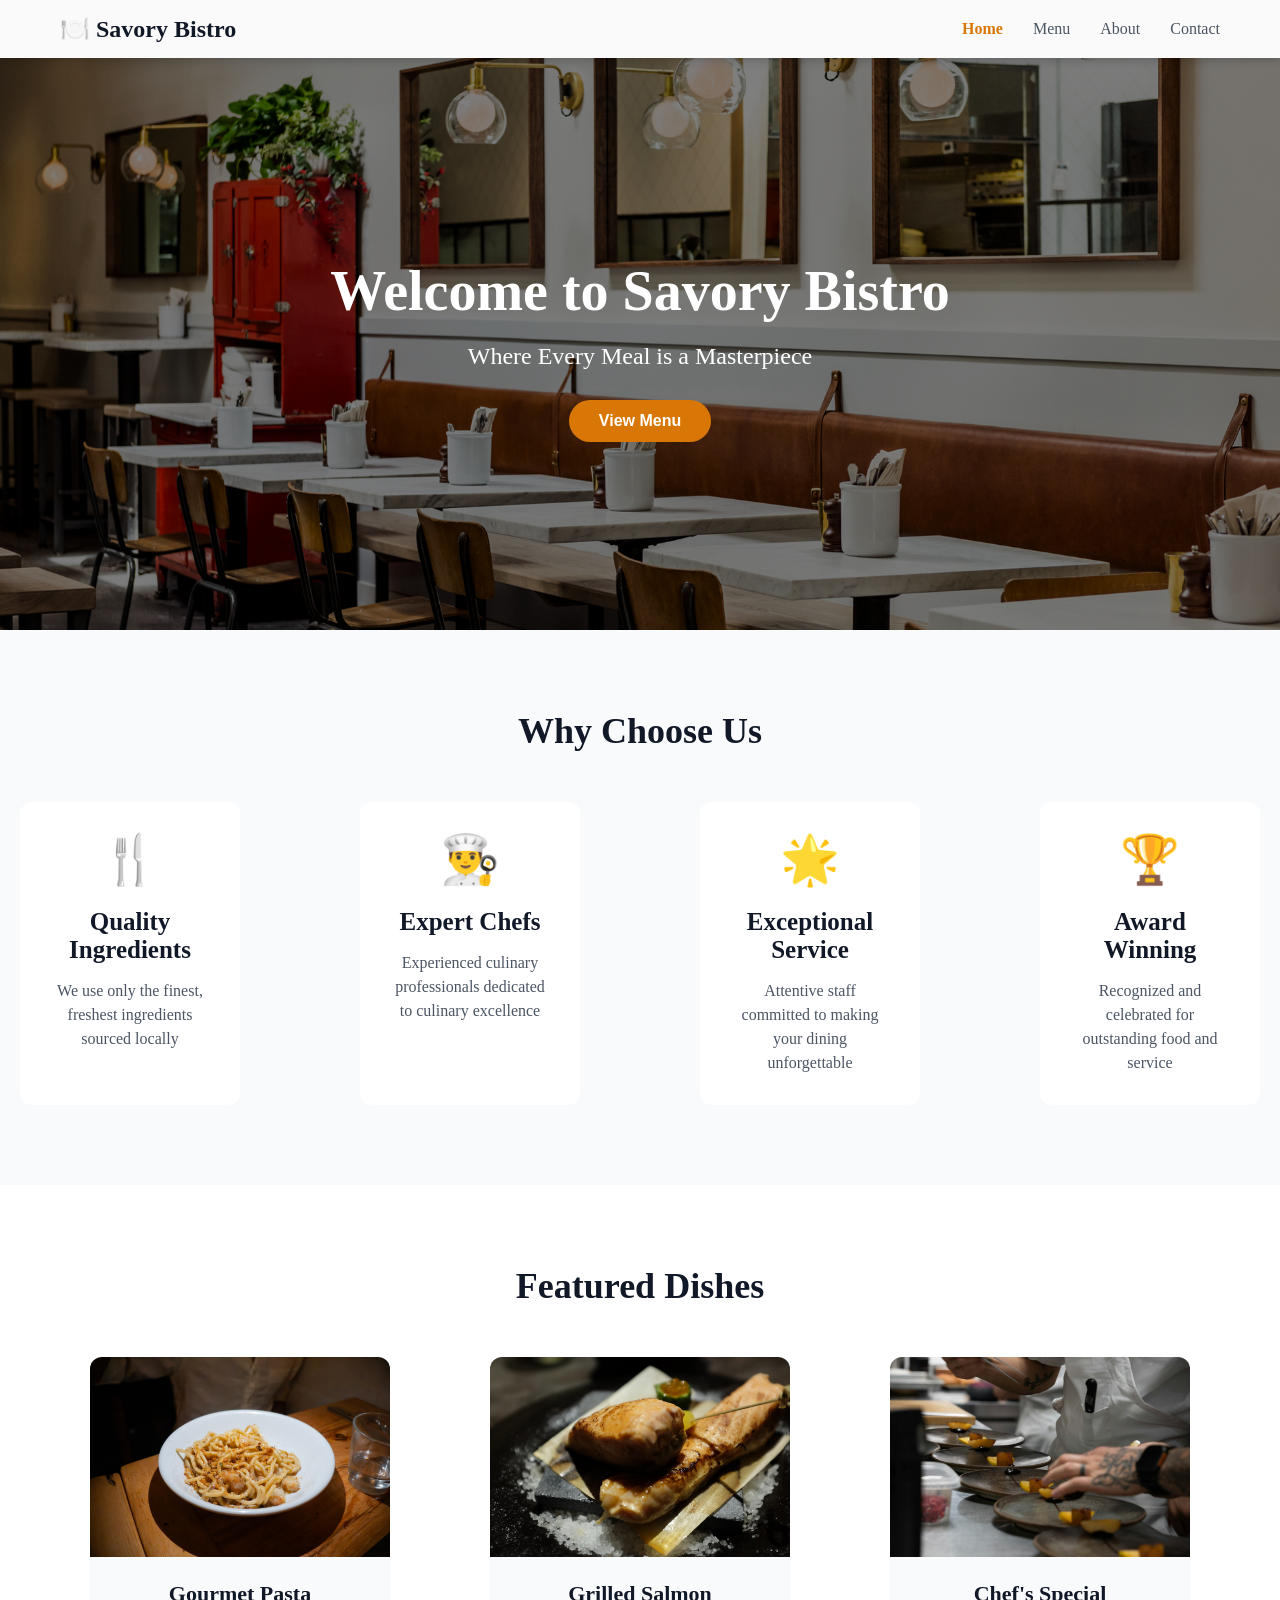
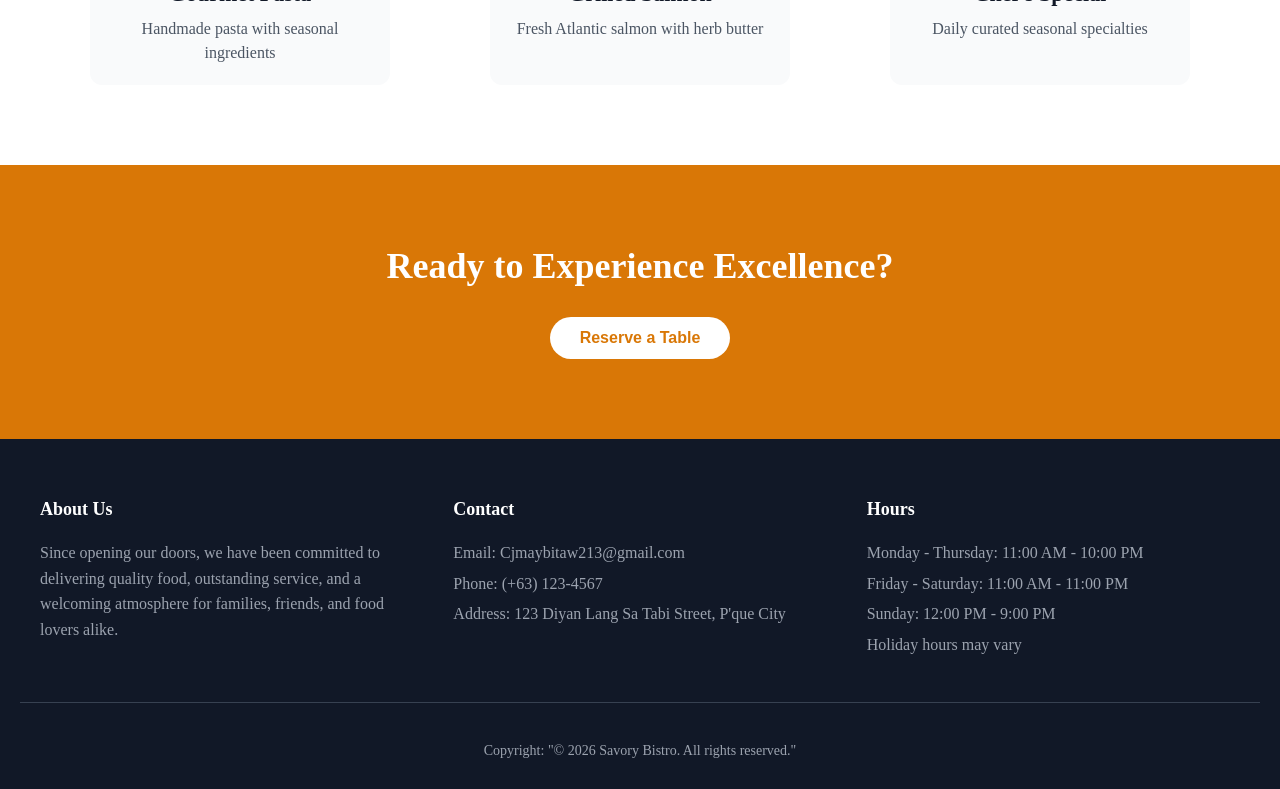
<file: From-Canva-Websites/First Business Website/index.html>
<!doctype html>
<html>
  <head>
    <meta charset="UTF-8" />
    <meta name="viewport" content="width=device-width, initial-scale=1.0" />
    <link rel="stylesheet" href="style.css" />
    <title>Food Business Website</title>
  </head>
  <body>
    <!--NAVIGATION BAR-->

    <nav class="navbar">
      <div class="nav-container">
        <div><h1>🍽️ Savory Bistro</h1></div>
        <ul class="nav-menu">
          <li><a href="index.html" class="active">Home</a></li>
          <li><a href="menu.html">Menu</a></li>
          <li><a href="about.html">About</a></li>
          <li><a href="contact.html">Contact</a></li>
        </ul>
        <div class="hamburger"></div>
      </div>
    </nav>

    <section class="hero">
      <div class="hero-content">
        <h1>Welcome to Savory Bistro</h1>
        <p>Where Every Meal is a Masterpiece</p>
        <button class="btn btn-primary">View Menu</button>
      </div>
    </section>
    <section class="why-choose-us">
      <h2>Why Choose Us</h2>
      <div class="cards-grid">
        <div class="card">
          <div class="card-icon">🍴</div>
          <h3>Quality Ingredients</h3>
          <p>We use only the finest, freshest ingredients sourced locally</p>
        </div>
        <div class="card">
          <div class="card-icon">👨‍🍳</div>
          <h3>Expert Chefs</h3>
          <p>
            Experienced culinary professionals dedicated to culinary excellence
          </p>
        </div>
        <div class="card">
          <div class="card-icon">🌟</div>
          <h3>Exceptional Service</h3>
          <p>Attentive staff committed to making your dining unforgettable</p>
        </div>
        <div class="card">
          <div class="card-icon">🏆</div>
          <h3>Award Winning</h3>
          <p>Recognized and celebrated for outstanding food and service</p>
        </div>
      </div>
    </section>
    <section class="featured-dishes">
      <h2>Featured Dishes</h2>
      <div class="dishes-grid">
        <div class="dish-card">
          <img src="../images/Gourmet-Pasta.jpg" alt="Gourmet Pasta" />
          <h3>Gourmet Pasta</h3>
          <p>Handmade pasta with seasonal ingredients</p>
        </div>
        <div class="dish-card">
          <img src="../images/Grilled-Salmon.jpg" alt="Grilled Salmon" />
          <h3>Grilled Salmon</h3>
          <p>Fresh Atlantic salmon with herb butter</p>
        </div>
        <div class="dish-card">
          <img src="../images/Chef's-Special.jpg" alt="Chef's Special" />
          <h3>Chef's Special</h3>
          <p>Daily curated seasonal specialties</p>
        </div>
      </div>
    </section>
    <section class="cta-banner">
      <h2>Ready to Experience Excellence?</h2>
      <button class="btn btn-secondary">Reserve a Table</button>
    </section>

    <!--FOOTER-->

    <footer class="footer">
      <div class="footer-content">
        <div class="footer-section">
          <h4>About Us</h4>
          <p>Since opening our doors, we have been committed to delivering quality food, outstanding service, and a welcoming atmosphere for families, friends, and food lovers alike.</p>
        </div>

        <div class="footer-section">
          <h4>Contact</h4>
          <p>Email: Cjmaybitaw213@gmail.com</p>
          <p>Phone: (+63) 123-4567</p>
          <p>Address: 123 Diyan Lang Sa Tabi Street, P'que City</p>
        </div>

        <div class="footer-section">
          <h4>Hours</h4>
          <p>Monday - Thursday: 11:00 AM - 10:00 PM</p>
          <p>Friday - Saturday: 11:00 AM - 11:00 PM</p>
          <p>Sunday: 12:00 PM - 9:00 PM</p>
          <p>Holiday hours may vary</p>
        </div>
      </div>
      
      <div class="footer-bottom">
        <p>Copyright: "© 2026 Savory Bistro. All rights reserved."</p>
      </div>
    </footer>
  </body>
</html>
</file>
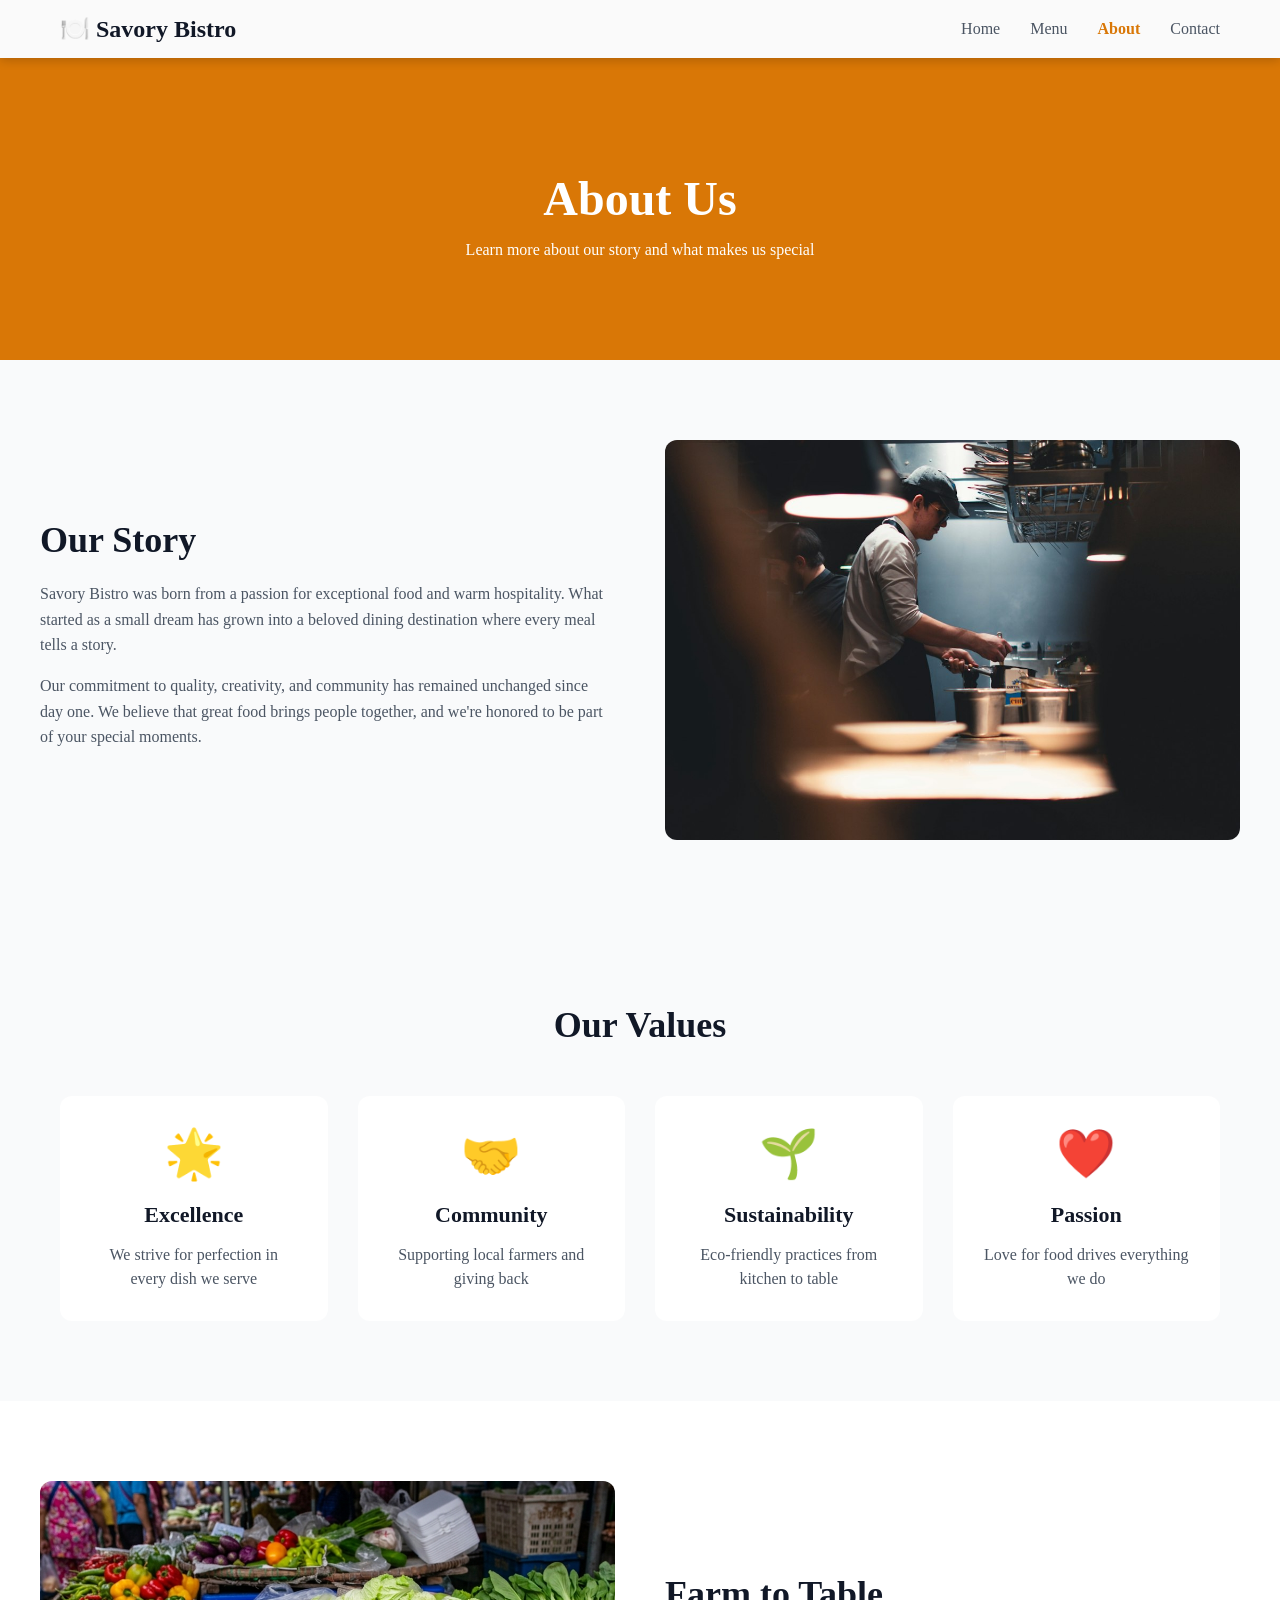
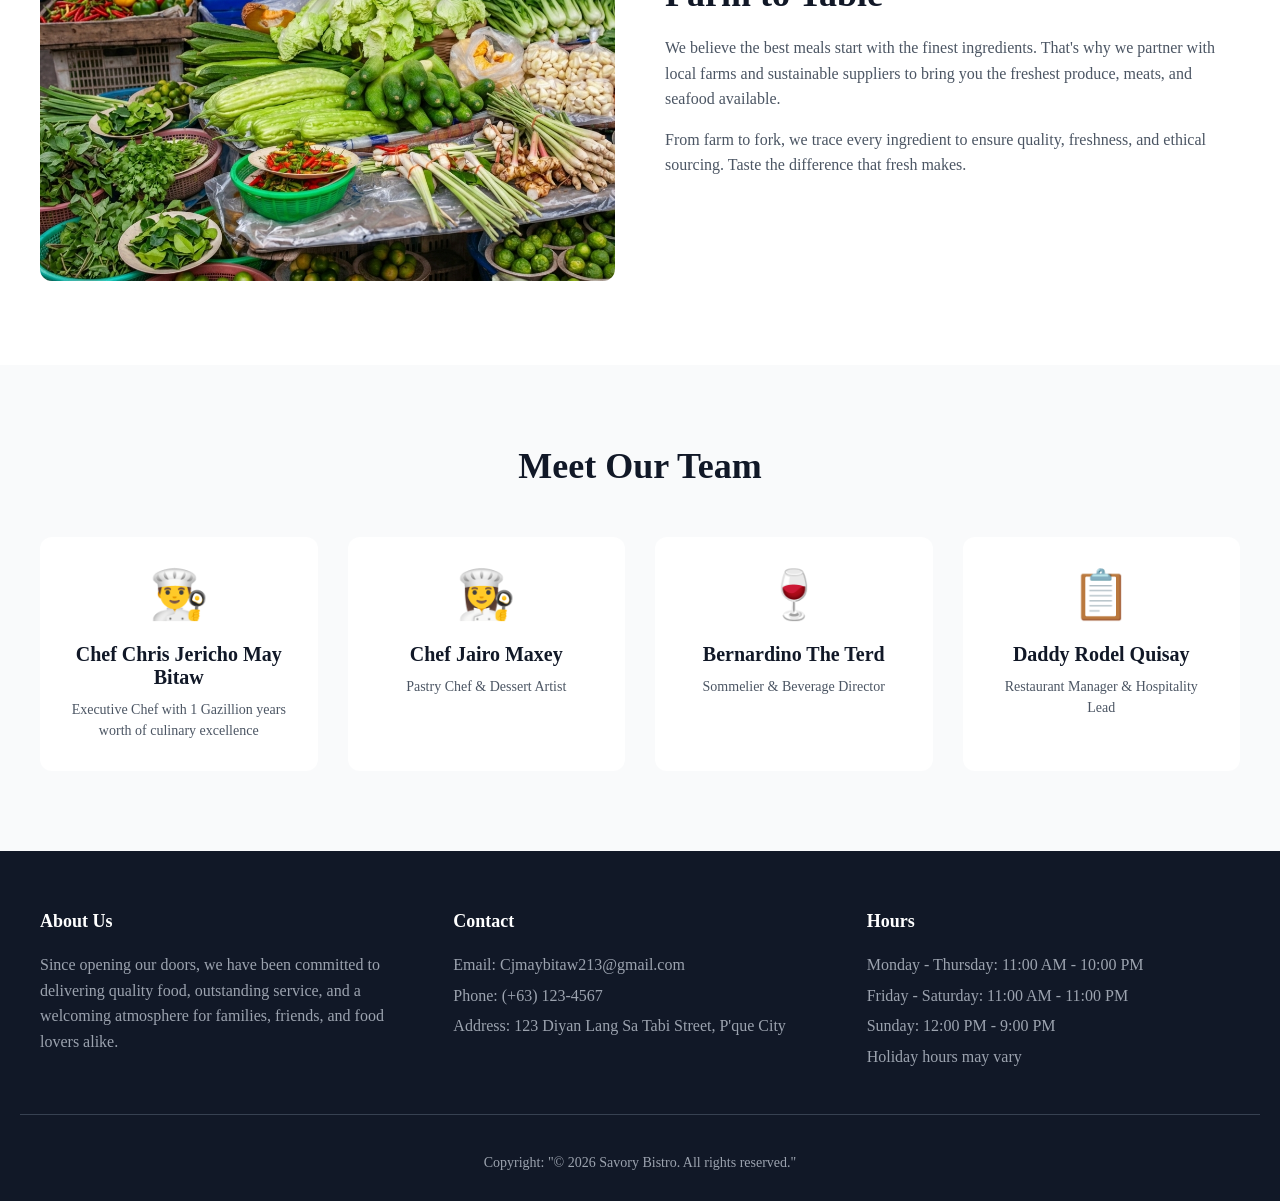
<file: From-Canva-Websites/First Business Website/about.html>
<!doctype html>
<html>
  <head>
    <meta charset="UTF-8" />
    <meta name="viewport" content="width=device-width, initial-scale=1.0" />
    <link rel="stylesheet" href="style.css" />
    <title>Food Business Website</title>
  </head>
  <body>
    <!--NAVIGATION BAR-->

    <nav class="navbar">
      <div class="nav-container">
        <div><h1>🍽️ Savory Bistro</h1></div>
        <ul class="nav-menu">
          <li><a href="index.html">Home</a></li>
          <li><a href="menu.html">Menu</a></li>
          <li><a href="about.html" class="active">About</a></li>
          <li><a href="contact.html">Contact</a></li>
        </ul>
        <div class="hamburger"></div>
      </div>
    </nav>

    <!--PAGE HERO-->

    <section class="page-hero">
      <div class="page-hero-content">
        <h1>About Us</h1>
        <p>Learn more about our story and what makes us special</p>
      </div>
    </section>

    <!--CONTENTS-->

    <section class="story-section">
      <div class="story-container">
        <div class="story-text">
          <h2>Our Story</h2>
          <p>
            Savory Bistro was born from a passion for exceptional food and warm
            hospitality. What started as a small dream has grown into a beloved
            dining destination where every meal tells a story.
          </p>
          <p>
            Our commitment to quality, creativity, and community has remained
            unchanged since day one. We believe that great food brings people
            together, and we're honored to be part of your special moments.
          </p>
        </div>
        <div class="story-image">
          <img src="../images/Our Story.jpg" alt="a chef's at work" />
        </div>
      </div>
    </section>

    <section class="values-section">
      <h2>Our Values</h2>
      <div class="values-grid">
        <div class="values-card">
          <div class="value-icon">🌟</div>
          <h3>Excellence</h3>
          <p>We strive for perfection in every dish we serve</p>
        </div>

        <div class="values-card">
          <div class="value-icon">🤝</div>
          <h3>Community</h3>
          <p>Supporting local farmers and giving back</p>
        </div>

        <div class="values-card">
          <div class="value-icon">🌱</div>
          <h3>Sustainability</h3>
          <p>Eco-friendly practices from kitchen to table</p>
        </div>

        <div class="values-card">
          <div class="value-icon">❤️</div>
          <h3>Passion</h3>
          <p>Love for food drives everything we do</p>
        </div>
      </div>
    </section>

    <section class="farm-section">
      <div class="farm-container">
        <div class="farm-image">
          <img src="../images/Farm to Table.png" alt="Fresh farm ingredients" />
        </div>
        <div class="farm-text">
          <h2>Farm to Table</h2>
          <p>
            We believe the best meals start with the finest ingredients. That's
            why we partner with local farms and sustainable suppliers to bring
            you the freshest produce, meats, and seafood available.
          </p>
          <p>
            From farm to fork, we trace every ingredient to ensure quality,
            freshness, and ethical sourcing. Taste the difference that fresh
            makes.
          </p>
        </div>
      </div>
    </section>

    <section class="team-section">
      <h2>Meet Our Team</h2>
      <div class="team-grid">
        <div class="team-card">
          <div class="team-icon">👨‍🍳</div>
          <h3>Chef Chris Jericho May Bitaw</h3>
          <p>Executive Chef with 1 Gazillion years worth of culinary excellence</p>
        </div>

        <div class="team-card">
          <div class="team-icon">👩‍🍳</div>
          <h3>Chef Jairo Maxey</h3>
          <p>Pastry Chef & Dessert Artist</p>
        </div>

        <div class="team-card">
          <div class="team-icon">🍷</div>
          <h3>Bernardino The Terd</h3>
          <p>Sommelier & Beverage Director</p>
        </div>

        <div class="team-card">
          <div class="team-icon">📋</div>
          <h3>Daddy Rodel Quisay</h3>
          <p>Restaurant Manager & Hospitality Lead</p>
        </div>
      </div>
    </section>
    
    <!--FOOTER-->

    <footer class="footer">
      <div class="footer-content">
        <div class="footer-section">
          <h4>About Us</h4>
          <p>Since opening our doors, we have been committed to delivering quality food, outstanding service, and a welcoming atmosphere for families, friends, and food lovers alike.</p>
        </div>

        <div class="footer-section">
          <h4>Contact</h4>
          <p>Email: Cjmaybitaw213@gmail.com</p>
          <p>Phone: (+63) 123-4567</p>
          <p>Address: 123 Diyan Lang Sa Tabi Street, P'que City</p>
        </div>

        <div class="footer-section">
          <h4>Hours</h4>
          <p>Monday - Thursday: 11:00 AM - 10:00 PM</p>
          <p>Friday - Saturday: 11:00 AM - 11:00 PM</p>
          <p>Sunday: 12:00 PM - 9:00 PM</p>
          <p>Holiday hours may vary</p>
        </div>
      </div>
      
      <div class="footer-bottom">
        <p>Copyright: "© 2026 Savory Bistro. All rights reserved."</p>
      </div>
    </footer>
  </body>
</html>
</file>
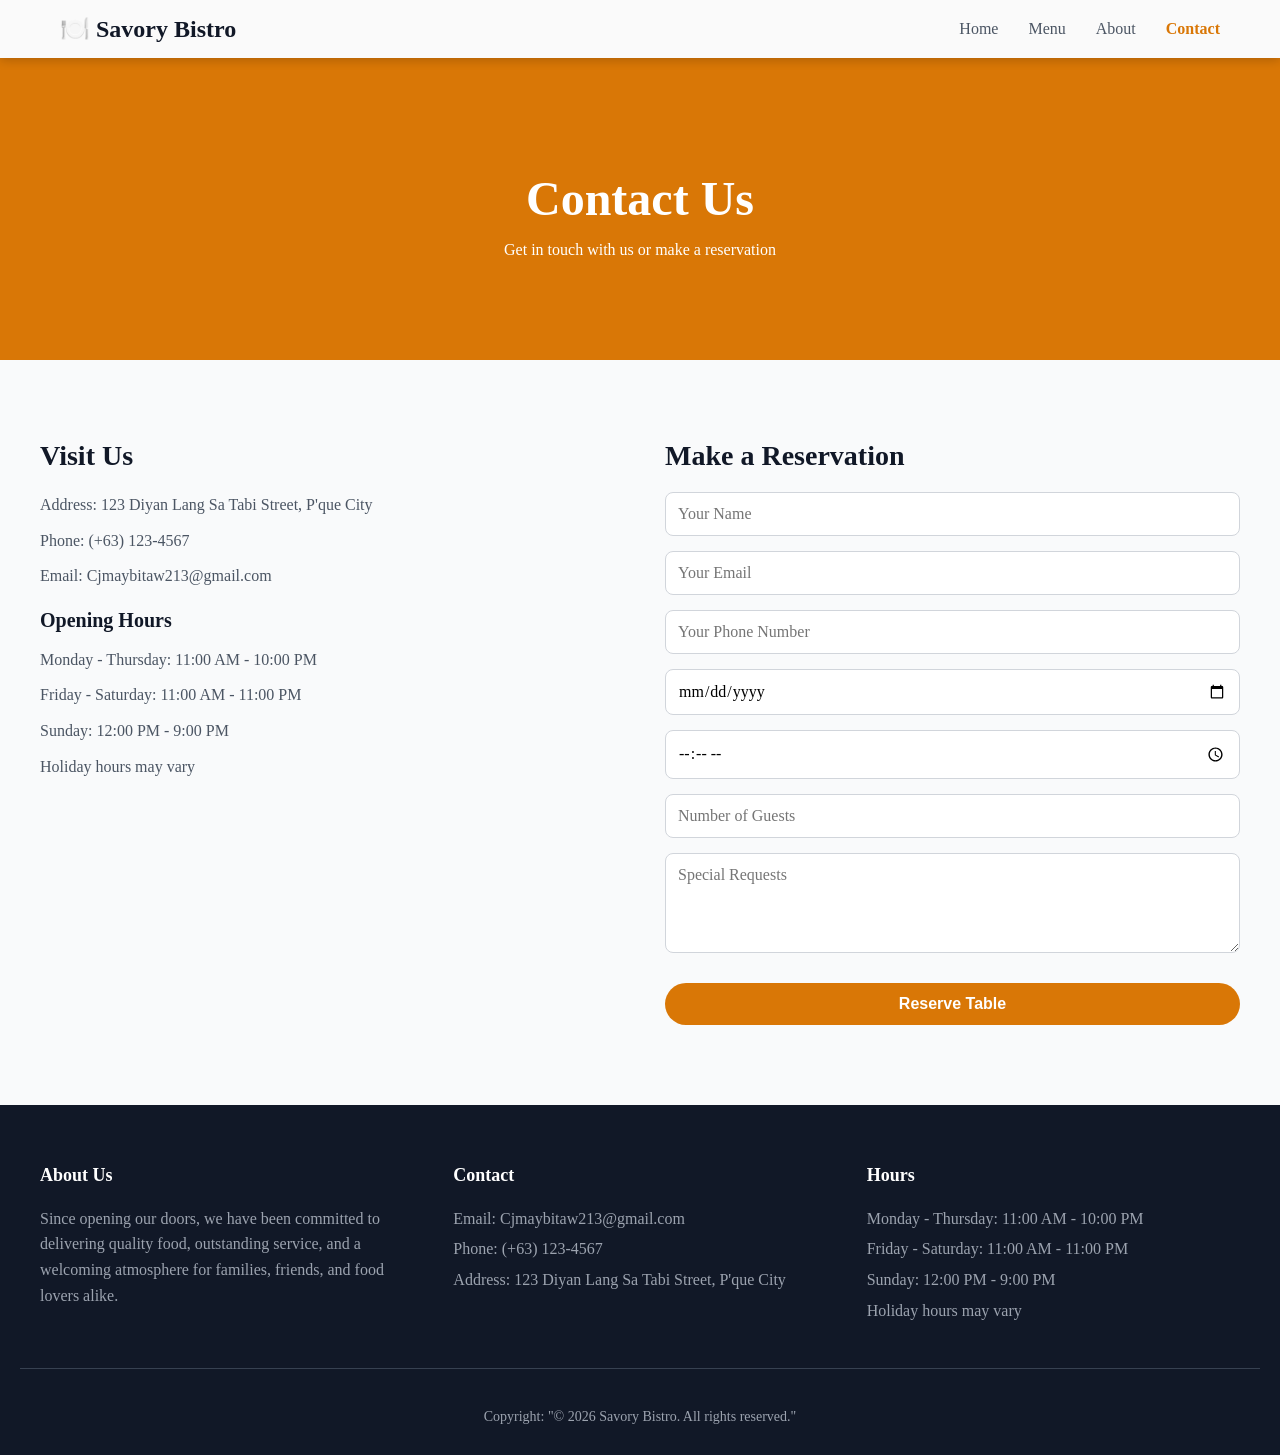
<file: From-Canva-Websites/First Business Website/contact.html>
<!doctype html>
<html>
  <head>
    <meta charset="UTF-8" />
    <meta name="viewport" content="width=device-width, initial-scale=1.0" />
    <link rel="stylesheet" href="style.css" />
    <title>Food Business Website</title>
  </head>
  <body>
    <!--NAVIGATION BAR-->

    <nav class="navbar">
      <div class="nav-container">
        <div><h1>🍽️ Savory Bistro</h1></div>
        <ul class="nav-menu">
          <li><a href="index.html">Home</a></li>
          <li><a href="menu.html">Menu</a></li>
          <li><a href="about.html">About</a></li>
          <li><a href="contact.html" class="active">Contact</a></li>
        </ul>
        <div class="hamburger"></div>
      </div>
    </nav>

    <section class="page-hero">
      <div class="page-hero-content">
        <h1>Contact Us</h1>
        <p>Get in touch with us or make a reservation</p>
      </div>
    </section>

          <!--LEFT SECTION-->

    <section class="contact-section">
      <div class="contact-container">
        <div class="contact-info">
          <h2>Visit Us</h2>
          <p>Address: 123 Diyan Lang Sa Tabi Street, P'que City</p>
          <p>Phone: (+63) 123-4567</p>
          <p>Email: Cjmaybitaw213@gmail.com</p>
          <h3>Opening Hours</h3>
          <p>Monday - Thursday: 11:00 AM - 10:00 PM</p>
          <p>Friday - Saturday: 11:00 AM - 11:00 PM</p>
          <p>Sunday: 12:00 PM - 9:00 PM</p>
          <p>Holiday hours may vary</p>
        </div>
        
          <!--RIGHT SECTION--> 

        <div class="contact-form">
          <h2>Make a Reservation</h2>
          <form action="#" method="post">
            <input type="text" name="name" placeholder="Your Name">
            <input type="email" name="email" placeholder="Your Email">
            <input type="tel" name="phone" placeholder="Your Phone Number">
            <input type="date" name="date">
            <input type="time" name="time">
            <input type="number" name="guests" placeholder="Number of Guests">
            <textarea name="message" placeholder="Special Requests"></textarea>
            <button type="submit" class="btn btn-primary">Reserve Table</button>
          </form>
        </div>
      </div>
    </section>

    <!--FOOTER-->

    <footer class="footer">
      <div class="footer-content">
        <div class="footer-section">
          <h4>About Us</h4>
          <p>Since opening our doors, we have been committed to delivering quality food, outstanding service, and a welcoming atmosphere for families, friends, and food lovers alike.</p>
        </div>

        <div class="footer-section">
          <h4>Contact</h4>
          <p>Email: Cjmaybitaw213@gmail.com</p>
          <p>Phone: (+63) 123-4567</p>
          <p>Address: 123 Diyan Lang Sa Tabi Street, P'que City</p>
        </div>

        <div class="footer-section">
          <h4>Hours</h4>
          <p>Monday - Thursday: 11:00 AM - 10:00 PM</p>
          <p>Friday - Saturday: 11:00 AM - 11:00 PM</p>
          <p>Sunday: 12:00 PM - 9:00 PM</p>
          <p>Holiday hours may vary</p>
        </div>
      </div>
      
      <div class="footer-bottom">
        <p>Copyright: "© 2026 Savory Bistro. All rights reserved."</p>
      </div>
    </footer>
  </body>
</html>
</file>
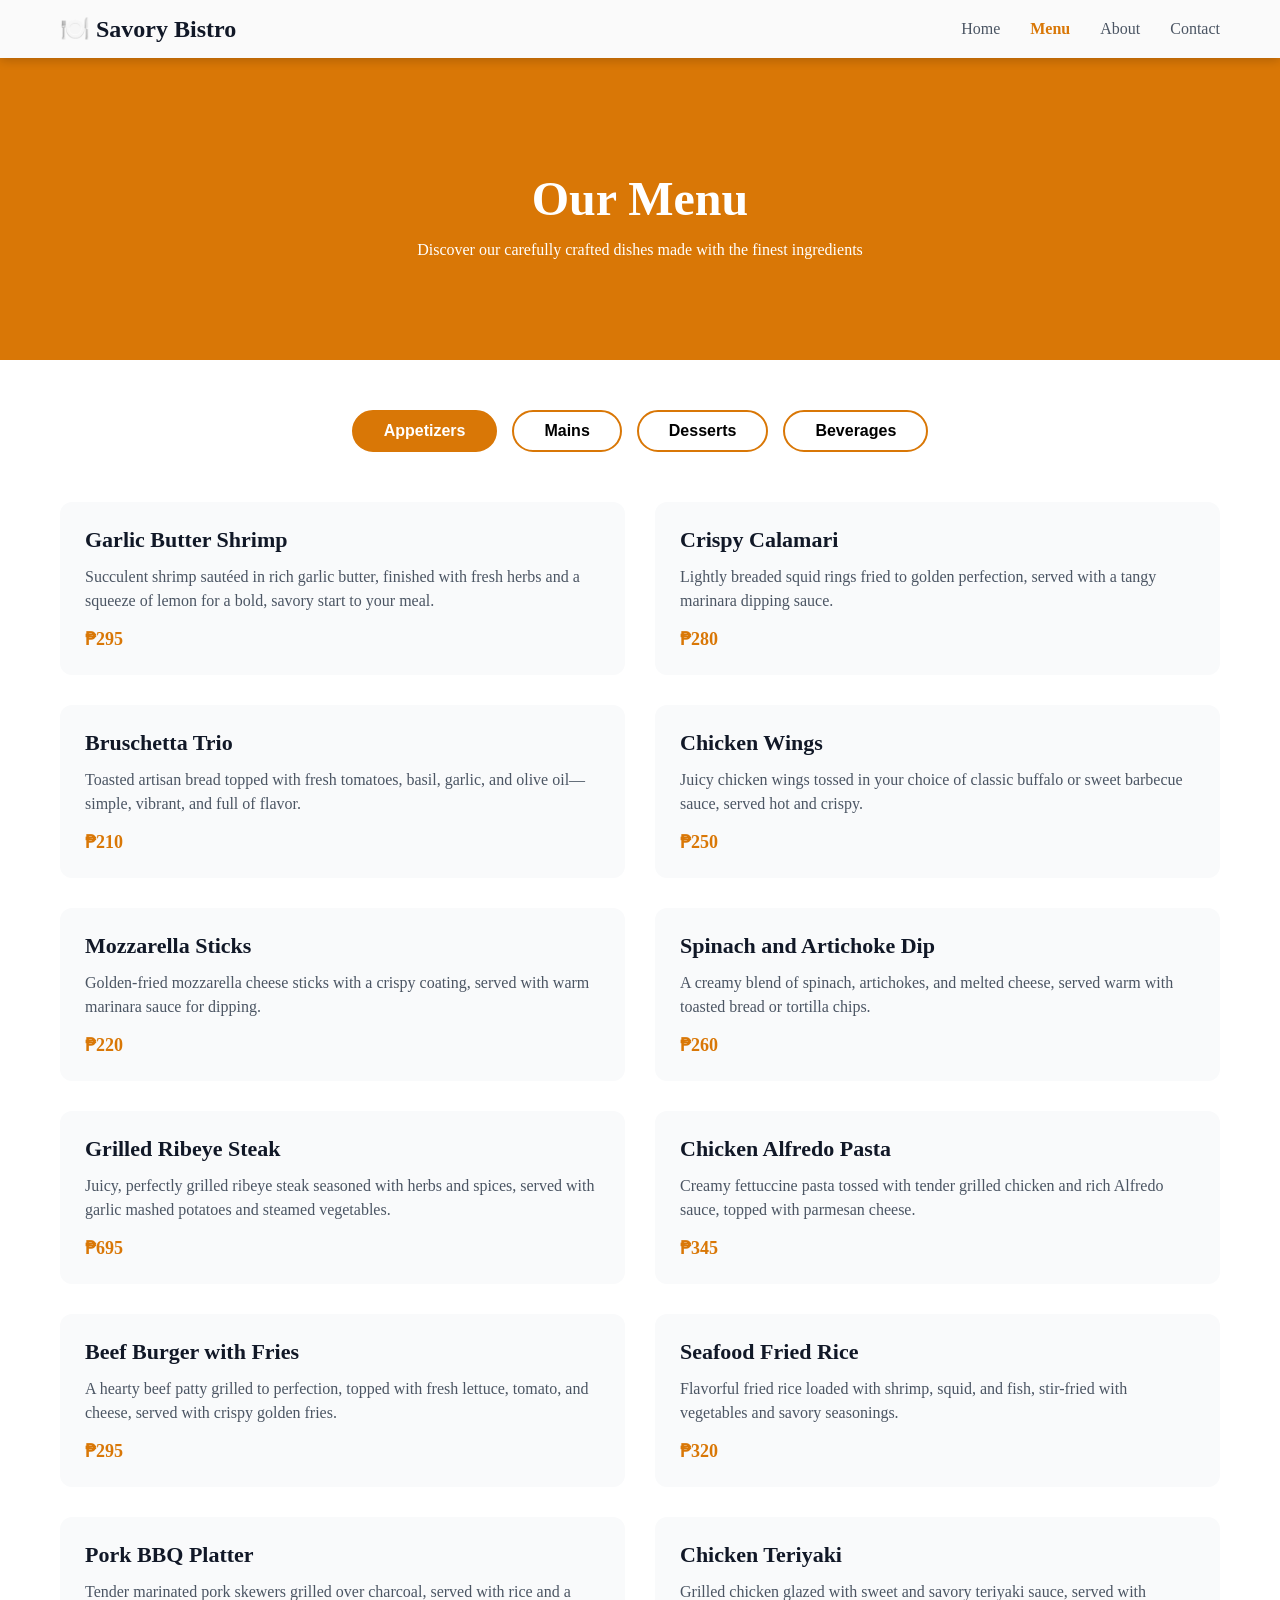
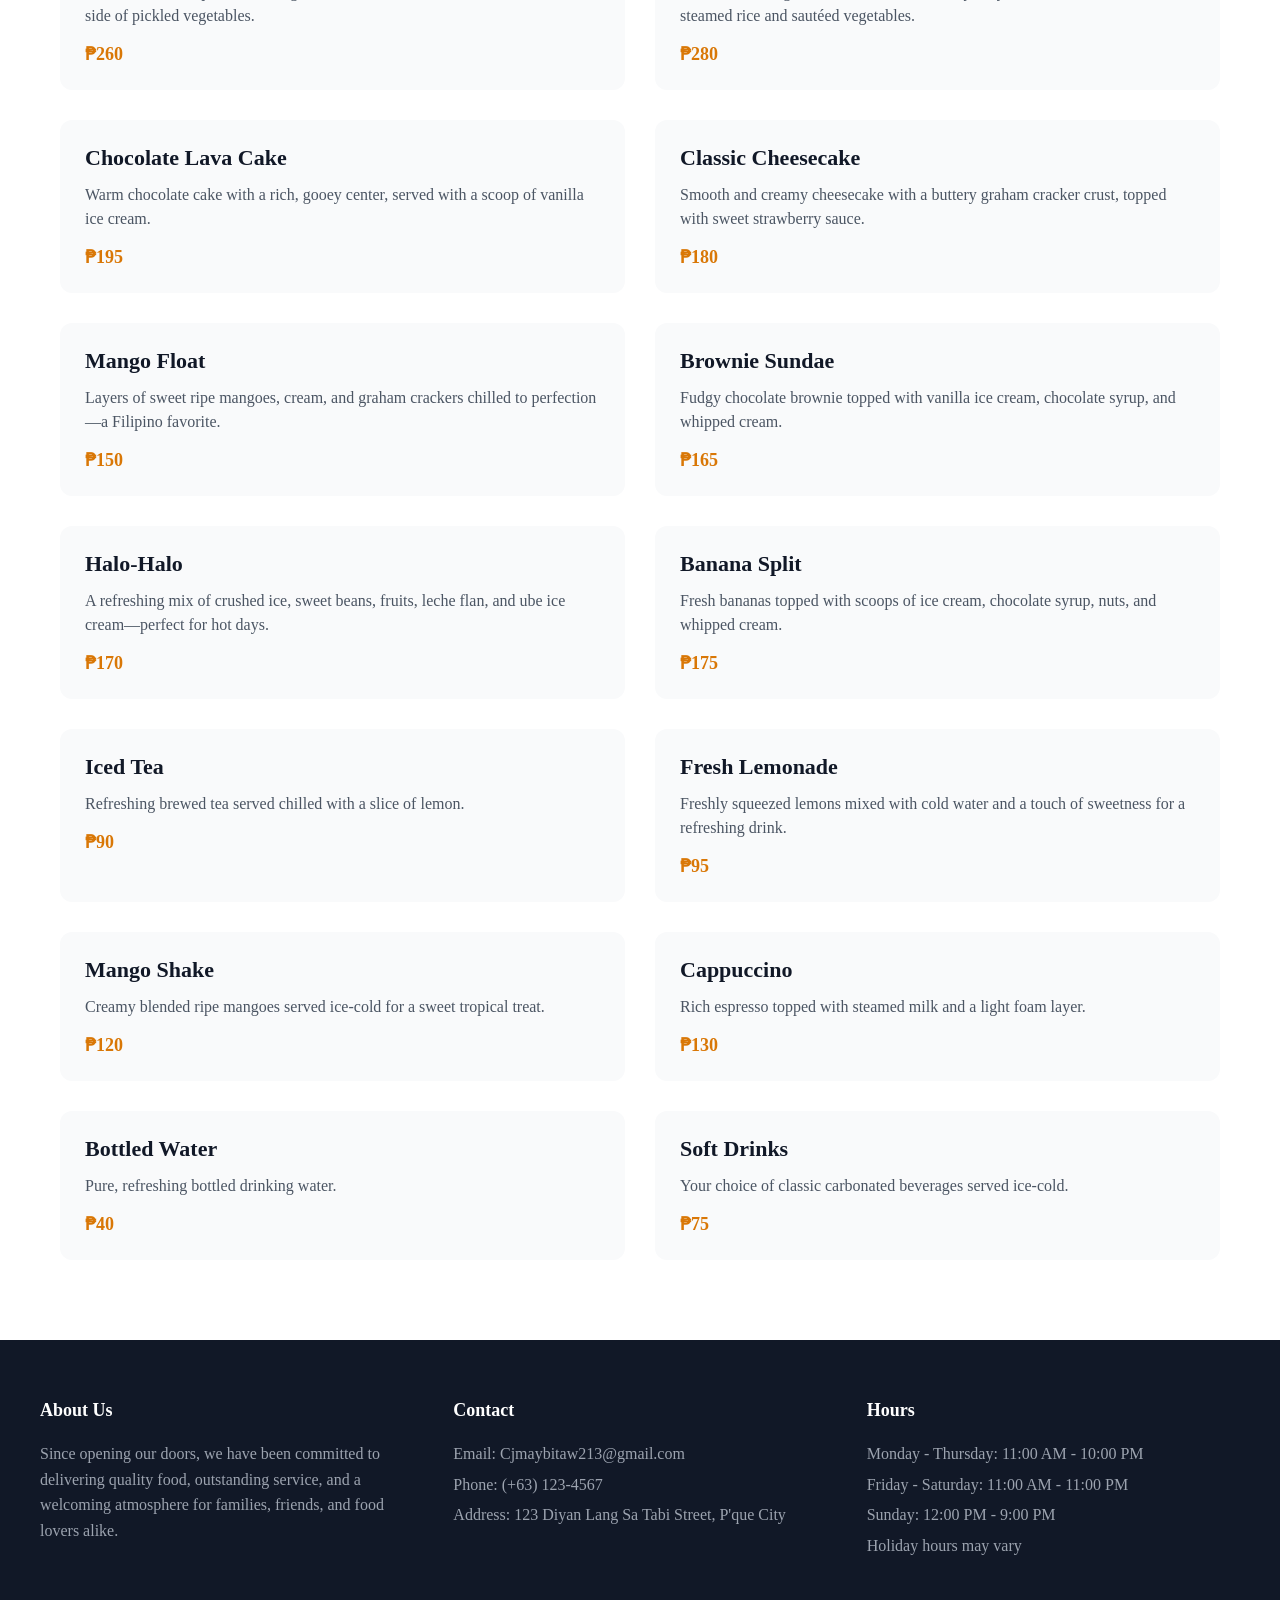
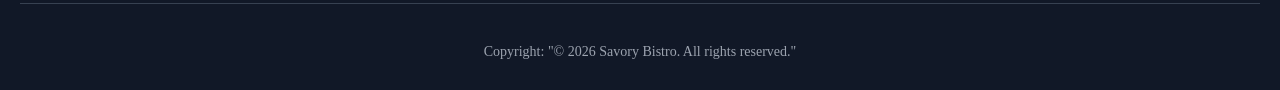
<file: From-Canva-Websites/First Business Website/menu.html>
<!DOCTYPE html>
<html>
  <head>
    <meta charset="UTF-8" />
    <meta name="viewport" content="width=device-width, initial-scale=1.0" />
    <link rel="stylesheet" href="style.css">
    <title>Food Business Website</title>
  </head>
  <body>
    <nav class="navbar">
      <div class="nav-container">
        <div><h1>🍽️ Savory Bistro</h1></div>
        <ul class="nav-menu">
          <li><a href="index.html">Home</a></li>
          <li><a href="menu.html" class="active">Menu</a></li>
          <li><a href="about.html">About</a></li>
          <li><a href="contact.html">Contact</a></li>
        </ul>
        <div class="hamburger"></div>
      </div>
    </nav>
    <section class="page-hero">
      <div class="page-hero-content">
        <h1>Our Menu</h1>
        <p>Discover our carefully crafted dishes made with the finest ingredients</p>
      </div>
    </section>
    <div class="category-tabs">
      <button class="tab-btn active">Appetizers</button>
      <button class="tab-btn">Mains</button>
      <button class="tab-btn">Desserts</button>
      <button class="tab-btn">Beverages</button>
    </div>
    <div class="menu-grid">

       <!-- Appetizers (6 items) -->

      <div class="menu-item">
        <h3>Garlic Butter Shrimp</h3>
        <p>Succulent shrimp sautéed in rich garlic butter, finished with fresh herbs and a squeeze of lemon for a bold, savory start to your meal.</p>
        <span class="price">₱295</span>
      </div>
      <div class="menu-item">
        <h3>Crispy Calamari</h3>
        <p>Lightly breaded squid rings fried to golden perfection, served with a tangy marinara dipping sauce.</p>
        <span class="price">₱280</span>
      </div>
      <div class="menu-item">
        <h3>Bruschetta Trio</h3>
        <p>Toasted artisan bread topped with fresh tomatoes, basil, garlic, and olive oil—simple, vibrant, and full of flavor.</p>
        <span class="price">₱210</span>
      </div>
      <div class="menu-item">
        <h3>Chicken Wings</h3>
        <p>Juicy chicken wings tossed in your choice of classic buffalo or sweet barbecue sauce, served hot and crispy.</p>
        <span class="price">₱250</span>
      </div>
      <div class="menu-item">
        <h3>Mozzarella Sticks</h3>
        <p>Golden-fried mozzarella cheese sticks with a crispy coating, served with warm marinara sauce for dipping.</p>
        <span class="price">₱220</span>
      </div>
      <div class="menu-item">
        <h3>Spinach and Artichoke Dip</h3>
        <p>A creamy blend of spinach, artichokes, and melted cheese, served warm with toasted bread or tortilla chips.</p>
        <span class="price">₱260</span>
      </div>

      <!-- Mains (6 items) -->

      <div class="menu-item">
        <h3>Grilled Ribeye Steak</h3>
        <p>Juicy, perfectly grilled ribeye steak seasoned with herbs and spices, served with garlic mashed potatoes and steamed vegetables.</p>
        <span class="price">₱695</span>
      </div>
      <div class="menu-item">
        <h3>Chicken Alfredo Pasta</h3>
        <p>Creamy fettuccine pasta tossed with tender grilled chicken and rich Alfredo sauce, topped with parmesan cheese.</p>
        <span class="price">₱345</span>
      </div>
      <div class="menu-item">
        <h3>Beef Burger with Fries</h3>
        <p>A hearty beef patty grilled to perfection, topped with fresh lettuce, tomato, and cheese, served with crispy golden fries.</p>
        <span class="price">₱295</span>
      </div>
      <div class="menu-item">
        <h3>Seafood Fried Rice</h3>
        <p>Flavorful fried rice loaded with shrimp, squid, and fish, stir-fried with vegetables and savory seasonings.</p>
        <span class="price">₱320</span>
      </div>
      <div class="menu-item">
        <h3>Pork BBQ Platter</h3>
        <p>Tender marinated pork skewers grilled over charcoal, served with rice and a side of pickled vegetables.</p>
        <span class="price">₱260</span>
      </div>
      <div class="menu-item">
        <h3>Chicken Teriyaki</h3>
        <p>Grilled chicken glazed with sweet and savory teriyaki sauce, served with steamed rice and sautéed vegetables.</p>
        <span class="price">₱280</span>
      </div>

      <!-- Desserts (6 items) -->

      <div class="menu-item">
        <h3>Chocolate Lava Cake</h3>
        <p>Warm chocolate cake with a rich, gooey center, served with a scoop of vanilla ice cream.</p>
        <span class="price">₱195</span>
      </div>
      <div class="menu-item">
        <h3>Classic Cheesecake</h3>
        <p>Smooth and creamy cheesecake with a buttery graham cracker crust, topped with sweet strawberry sauce.</p>
        <span class="price">₱180</span>
      </div>
      <div class="menu-item">
        <h3>Mango Float</h3>
        <p>Layers of sweet ripe mangoes, cream, and graham crackers chilled to perfection—a Filipino favorite.</p>
        <span class="price">₱150</span>
      </div>
      <div class="menu-item">
        <h3>Brownie Sundae</h3>
        <p>Fudgy chocolate brownie topped with vanilla ice cream, chocolate syrup, and whipped cream.</p>
        <span class="price">₱165</span>
      </div>
      <div class="menu-item">
        <h3>Halo-Halo</h3>
        <p>A refreshing mix of crushed ice, sweet beans, fruits, leche flan, and ube ice cream—perfect for hot days.</p>
        <span class="price">₱170</span>
      </div>
      <div class="menu-item">
        <h3>Banana Split</h3>
        <p>Fresh bananas topped with scoops of ice cream, chocolate syrup, nuts, and whipped cream.</p>
        <span class="price">₱175</span>
      </div>

      <!-- Beverages (6 items) -->

      <div class="menu-item">
        <h3>Iced Tea</h3>
        <p>Refreshing brewed tea served chilled with a slice of lemon.</p>
        <span class="price">₱90</span>
      </div>
      <div class="menu-item">
        <h3>Fresh Lemonade</h3>
        <p>Freshly squeezed lemons mixed with cold water and a touch of sweetness for a refreshing drink.</p>
        <span class="price">₱95</span>
      </div>
      <div class="menu-item">
        <h3>Mango Shake</h3>
        <p>Creamy blended ripe mangoes served ice-cold for a sweet tropical treat.</p>
        <span class="price">₱120</span>
      </div>
      <div class="menu-item">
        <h3>Cappuccino</h3>
        <p>Rich espresso topped with steamed milk and a light foam layer.</p>
        <span class="price">₱130</span>
      </div>
      <div class="menu-item">
        <h3>Bottled Water</h3>
        <p>Pure, refreshing bottled drinking water.</p>
        <span class="price">₱40</span>
      </div>
      <div class="menu-item">
        <h3>Soft Drinks</h3>
        <p>Your choice of classic carbonated beverages served ice-cold.</p>
        <span class="price">₱75</span>
      </div>
    </div>


    <!--FOOTER-->

    <footer class="footer">
      <div class="footer-content">
        <div class="footer-section">
          <h4>About Us</h4>
          <p>Since opening our doors, we have been committed to delivering quality food, outstanding service, and a welcoming atmosphere for families, friends, and food lovers alike.</p>
        </div>

        <div class="footer-section">
          <h4>Contact</h4>
          <p>Email: Cjmaybitaw213@gmail.com</p>
          <p>Phone: (+63) 123-4567</p>
          <p>Address: 123 Diyan Lang Sa Tabi Street, P'que City</p>
        </div>

        <div class="footer-section">
          <h4>Hours</h4>
          <p>Monday - Thursday: 11:00 AM - 10:00 PM</p>
          <p>Friday - Saturday: 11:00 AM - 11:00 PM</p>
          <p>Sunday: 12:00 PM - 9:00 PM</p>
          <p>Holiday hours may vary</p>
        </div>
      </div>
      
      <div class="footer-bottom">
        <p>Copyright: "© 2026 Savory Bistro. All rights reserved."</p>
      </div>
    </footer>
  </body>
</html>
</file>
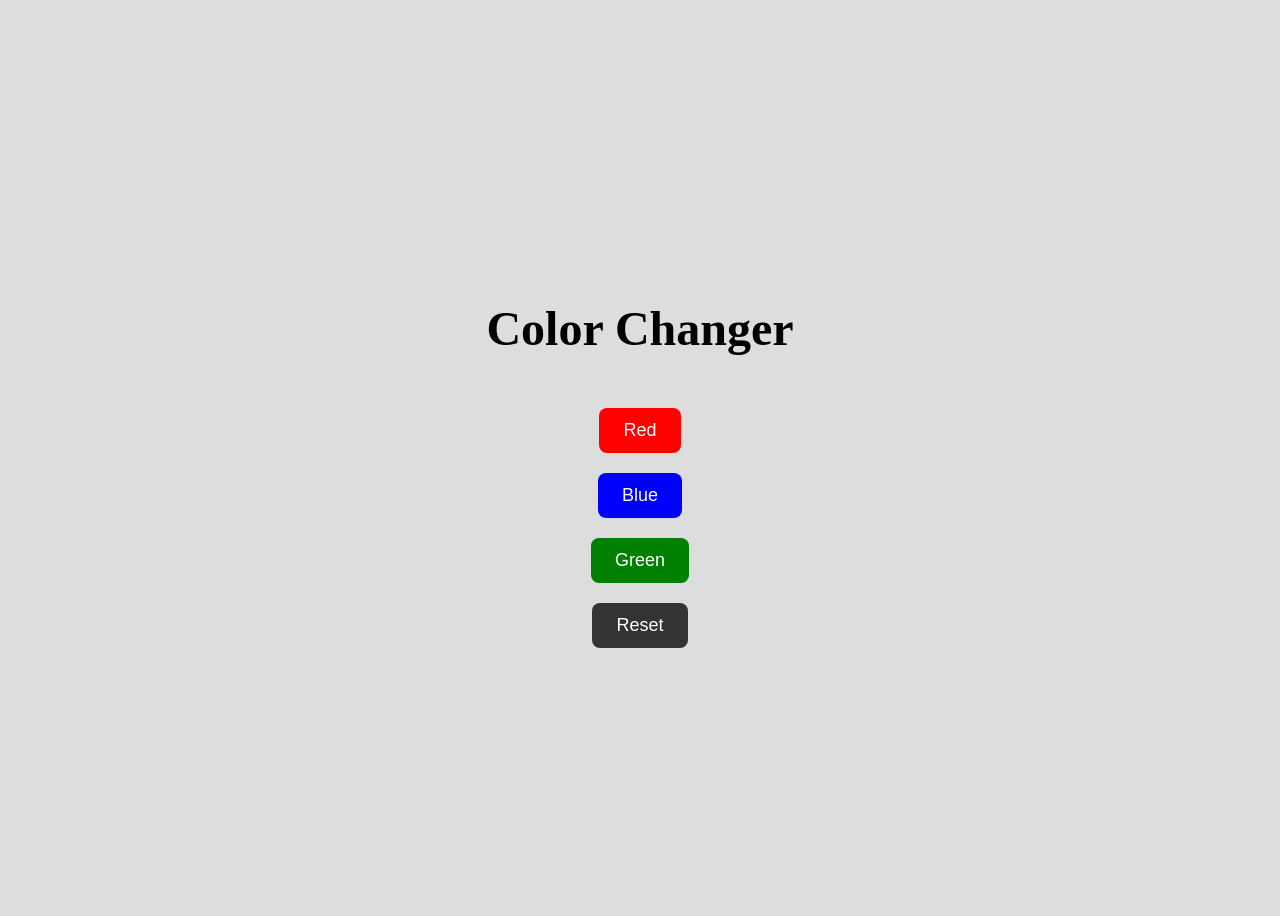
<file: TESTS WILL DELETE LATER/Test-JavaScript-ColorChanger/colorchanger.html>
<!doctype html>
<html>
  <head>
    <meta charset="UTF-8" />
    <link rel="stylesheet" href="colorchanger.css">
    <title>Color Changer</title>
  </head>
  <body>
    <h1 id="title">Color Changer</h1>
    <button class="btn" id="redBtn">Red</button>
    <button class="btn" id="blueBtn">Blue</button>
    <button class="btn" id="greenBtn">Green</button>
    <button class="btn" id="reset">Reset</button>

    <script src="colorchanger.js"></script>
  </body>
</html>
</file>
<file: From-Canva-Websites/First Business Website/style.css>
/* ==================== INDEX(MOSTLY) PAGE AND OTHERS ==================== */


* {
margin: 0;
padding: 0;
box-sizing: border-box;
}

body {
margin: 0;
padding: 0;
}

.navbar {
background-color:rgb(250, 250, 250);
box-shadow: 0 2px 10px rgba(0,0,0,0.2);
position: fixed;
top: 0;
width: 100%;
z-index: 1000;
}

.nav-container{
max-width: 1200px;
margin: 0 auto;
display: flex;
justify-content: space-between;
align-items: center;
padding: 15px 20px;
width: 100%;
}

.navbar h1 {
margin: 0;
font-size: 24px;
color: #111827;
}

.nav-menu {
list-style: none;
display: flex;
gap: 30px;
margin: 0;
padding: 0;
margin-left: auto;
}

.nav-menu li a {
text-decoration: none;
color: #4b5563;
font-weight: 500;
padding: 8px 0;
}

.nav-menu li a:hover {
color: #d97706;
}

.nav-menu li a.active {
color: #d97706;
font-weight: bold;
}

.hero {
    background-image: url('../images/interior.jpg');
    background-size: cover;
    background-position: center;
    height: 70vh;
    display: flex;
    align-items: center;
    justify-content: center;
    text-align: center;
    margin-top: 0px;
    padding-top: 70px;
    position: relative;
}

.hero::before {
    content: '';
    position: absolute;
    top: 0;
    left: 0;
    width: 100%;
    height: 100%;
    background-color: rgba(0, 0, 0, 0.5);
    z-index: 1;
}

.hero-content {
    color: white;
    max-width: 800px;
    padding: 20px;
    position: relative;
    z-index: 2;
}

.hero h1 {
font-size: 56px;
margin: 0 0 20px 0;
}


.hero p {
font-size: 24px;
margin: 0 0 30px 0;
}

.btn {
display: inline-block;
padding: 12px 30px;
border: none;
border-radius: 30px;
font-size: 16px;
font-weight: 600;
cursor: pointer;
transition: all 0.3s ease;
}

.btn-primary {
background-color: #d97706;
color: white;
}

.btn-primary:hover {
background-color: #b45309;
}

.btn-secondary {
    background-color: #92400e;
    color: white;
}

.btn-secondary:hover {
background-color: #78350f;
}

.why-choose-us {
padding: 80px 20px;
text-align: center;
background-color: #f9fafb;
}

.why-choose-us h2 {
font-size: 36px;
color: #111827;
margin-bottom: 50px;
}

.cards-grid {
display: flex;
justify-content: center;
gap: 120px;
max-width: 1300px;
margin: 0 auto;
flex-wrap: wrap;
}

.card {
background-color: rgb(255, 255, 255);
padding: 30px;
border-radius: 12px;
text-align: center;
flex: 0 0 220px;
transition: transform 0.3s ease;
display: flex;
flex-direction: column;
min-height: 280px;
}

.card:hover {
transform: translateY(-10px);
}

.card-icon {
font-size: 48px;
margin-bottom: 20px;
}

.card h3 {
font-size: 25px;
color: #111827;
margin-bottom: 15px;
}

.card p {
color: #4b5563;
line-height: 1.5;
flex-grow: 1;
}

.featured-dishes {
padding: 80px 20px;
text-align: center;
background-color: white;
}

.featured-dishes h2 {
font-size: 36px;
color: #111827;
margin-bottom: 50px;
}

.dishes-grid {
display: flex;
justify-content: center;
gap: 100px;
max-width: 1200px;
margin: 0 auto;
flex-wrap: wrap;
}

.dish-card {
background-color: #f9fafb;
border-radius: 12px;
overflow: hidden;
width: 300px;
transition: transform 0.3s ease, box-shadow 0.3s ease;
}

.dish-card:hover {
transform: translateY(-10px);
box-shadow: 0 10px 20px rgba(0,0,0,0.1);
}

.dish-card img {
width: 100%;
height: 200px;
object-fit: cover;
}

.dish-card h3 {
font-size: 22px;
color: #111827;
margin: 20px 0 10px;
padding: 0 15px;
}

.dish-card p {
color: #4b5563;
padding: 0 15px 20px;
line-height: 1.5;
}

.cta-banner {
background-color: #d97706;
padding: 80px 20px;
text-align: center;
color: white;
}

.cta-banner h2 {
font-size: 36px;
margin-bottom: 30px;
}

.cta-banner .btn-secondary {
background-color: white;
color: #d97706;
}

.cta-banner .btn-secondary:hover {
background-color: #fef3c7;
color: #b45309;
}

.footer {
background-color: #111827;
color: #9ca3af;
padding: 60px 20px 30px;
}

.footer-content {
display: flex;
justify-content: space-between;
max-width: 1200px;
margin: 0 auto;
flex-wrap: wrap;
gap: 40px;
}

.footer-section {
flex: 1;
min-width: 200px;
}

.footer-section h4 {
color: white;
font-size: 18px;
margin-bottom: 20px;
}

.footer-section p {
line-height: 1.6;
margin: 5px 0;
}

.footer-bottom {
text-align: center;
padding-top: 40px;
margin-top: 40px;
border-top: 1px solid #374151;
font-size: 14px;
}
 


      
                        /* ==================== MENU PAGE ==================== */





.page-hero {
height: 40vh;
background-color: #d97706;
display: flex;
align-items: center;
justify-content: center;
text-align: center;
margin-top: 0;
padding-top: 70px;
}

.page-hero-content {
color: #ffffff;
}

.page-hero-content h1 {
font-size: 48px;
margin-bottom: 15px;
}

.category-tabs {
display: flex;
justify-content: center;
gap: 15px;
margin: 50px 0;
flex-wrap: wrap;
}

.tab-btn {
padding: 10px 30px;
background-color: transparent;
border: 2px solid #d97706;
border-radius: 30px;
font-size: 16px;
font-weight: 600;
cursor: pointer;
transition: all 0.3s ease;
}

.tab-btn.active {
background-color: #d97706;
color: white;
}

.menu-grid {
display: grid;
grid-template-columns: repeat(2, 1fr);
gap: 30px;
max-width: 1200px;
margin: 0 auto 80px;
padding: 0 20px;
}

.menu-item {
background-color: #f9fafb;
padding: 25px;
border-radius: 12px;
transition: transform 0.3s ease, box-shadow 0.3s ease;
}

.menu-item:hover {
transform: translateY(-5px);
box-shadow: 0 10px 20px rgba(0,0,0,0.1);
}

.menu-item h3 {
font-size: 22px;
color: #111827;
margin-bottom: 12px;
}

.menu-item p {
color: #4b5563;
line-height: 1.5;
margin-bottom: 15px;
}

.price {
display: inline-block;
font-weight: bold;
color: #d97706;
font-size: 18px;
}
 


      
                        /* ==================== ABOUT PAGE ==================== */

 


      
.story-section {
padding: 80px 20px;
background-color: #f9fafb;
}

.story-container {
max-width: 1200px;
margin: 0 auto;
display: grid;
grid-template-columns: 1fr 1fr;
gap: 50px;
align-items: center;
}

.story-text h2 {
font-size: 36px;
color: #111827;
margin-bottom: 20px;
}

.story-text p {
font-size: 16px;
color: #4b5563;
line-height: 1.6;
margin-bottom: 15px;
}

.story-image img {
width: 100%;
border-radius: 12px;
height: 400px;
object-fit: cover;
}


.values-section {
padding: 80px 20px;
text-align: center;
background-color: #f9fafb;
}

.values-section h2 {
font-size: 36px;
color: #111827;
margin-bottom: 50px;
}

.values-grid {
display: grid;
grid-template-columns: repeat(4, 1fr);
gap: 30px;
max-width: 1200px;
margin: 0 auto;
padding: 0 20px;
}

.values-card {
background-color: white;
padding: 30px;
border-radius: 12px;
text-align: center;
transition: transform 0.3s ease;
}

.values-card:hover {
transform: translateY(-5px);
}

.value-icon {
font-size: 48px;
margin-bottom: 20px;
}

.values-card h3 {
font-size: 22px;
color: #111827;
margin-bottom: 15px;
}

.values-card p {
color: #4b5563;
line-height: 1.5;
}






.farm-section {
padding: 80px 20px;
background-color: white;
}

.farm-container {
max-width: 1200px;
margin: 0 auto;
display: grid;
grid-template-columns: 1fr 1fr;
gap: 50px;
align-items: center;
}

.farm-image img {
width: 100%;
border-radius: 12px;
height: 400px;
object-fit: cover;
object-position: 30% 50%;
}

.farm-text h2 {
font-size: 36px;
color: #111827;
margin-bottom: 20px;
}

.farm-text p {
font-size: 16px;
color: #4b5563;
line-height: 1.6;
margin-bottom: 15px;
}

.team-section {
padding: 80px 20px;
text-align: center;
background-color: #f9fafb;
}

.team-section h2 {
font-size: 36px;
color: #111827;
margin-bottom: 50px;
}

.team-grid {
display: grid;
grid-template-columns: repeat(4, 1fr);
gap: 30px;
max-width: 1200px;
margin: 0 auto;
}

.team-card {
background-color: white;
padding: 30px;
border-radius: 12px;
text-align: center;
transition: transform 0.3s ease;
}

.team-card:hover  {
transform: translateY(-5px);
}

.team-icon {
font-size: 48px;
margin-bottom: 20px;
}

.team-card h3 {
font-size: 20px;
color: #111827;
margin-bottom: 10px;
}

.team-card p {
color: #4b5563;
font-size: 14px;
line-height: 1.5;
}




                        /* ==================== CONTACT PAGE ==================== */





.contact-section {
padding: 80px 20px;
background-color: #f9fafb;
}

.contact-container {
max-width: 1200px;
margin: 0 auto;
display: grid;
grid-template-columns: 1fr 1fr;
gap: 50px;
}

.contact-info h2 {
font-size: 28px;
color: #111827;
margin-bottom: 20px;
}

.contact-info p {
color: #4b5563;
line-height: 1.6;
margin-bottom: 10px;
}

.contact-info h3 {
font-size: 20px;
color: #111827;
margin-top: 20px;
margin-bottom: 15px;
}

.contact-form h2 {
font-size: 28px;
color: #111827;
margin-bottom: 20px
}

.contact-form form {
display: flex;
flex-direction: column;
gap: 15px;
}

.contact-form input, .contact-form textarea {
padding: 12px;
border: 1px solid #d1d5db;
border-radius: 8px;
font-size: 16px;
font-family: inherit;
}

.contact-form textarea {
min-height: 100px;
resize: vertical;
}

.contact-form button {
margin-top: 15px;
}
</file>
<file: TESTS WILL DELETE LATER/Test-JavaScript-ColorChanger/colorchanger.css>
body {
  display: flex;
  justify-content: center;
  align-items: center;
  height: 100vh;
  background-color: #dddddd;
  flex-direction: column;
  gap: 20px;
}

h1 {
  font-size: 48px;
  transition: color 0.3s ease;
}

.btn {
  padding: 12px 24px;
  font-size: 18px;
  margin: 0 10px;
  border: none;
  border-radius: 8px;
  cursor: pointer;
  background-color: #333;
  color: rgb(255, 255, 255);
  transition: 0.2s;
}

.btn:hover {
  background-color: #c2c2c2;
  color: rgb(0, 0, 0);
}

#redBtn {
background-color: red;
}

#blueBtn {
background-color: blue;
}

#greenBtn {
background-color: green;
}
</file>
